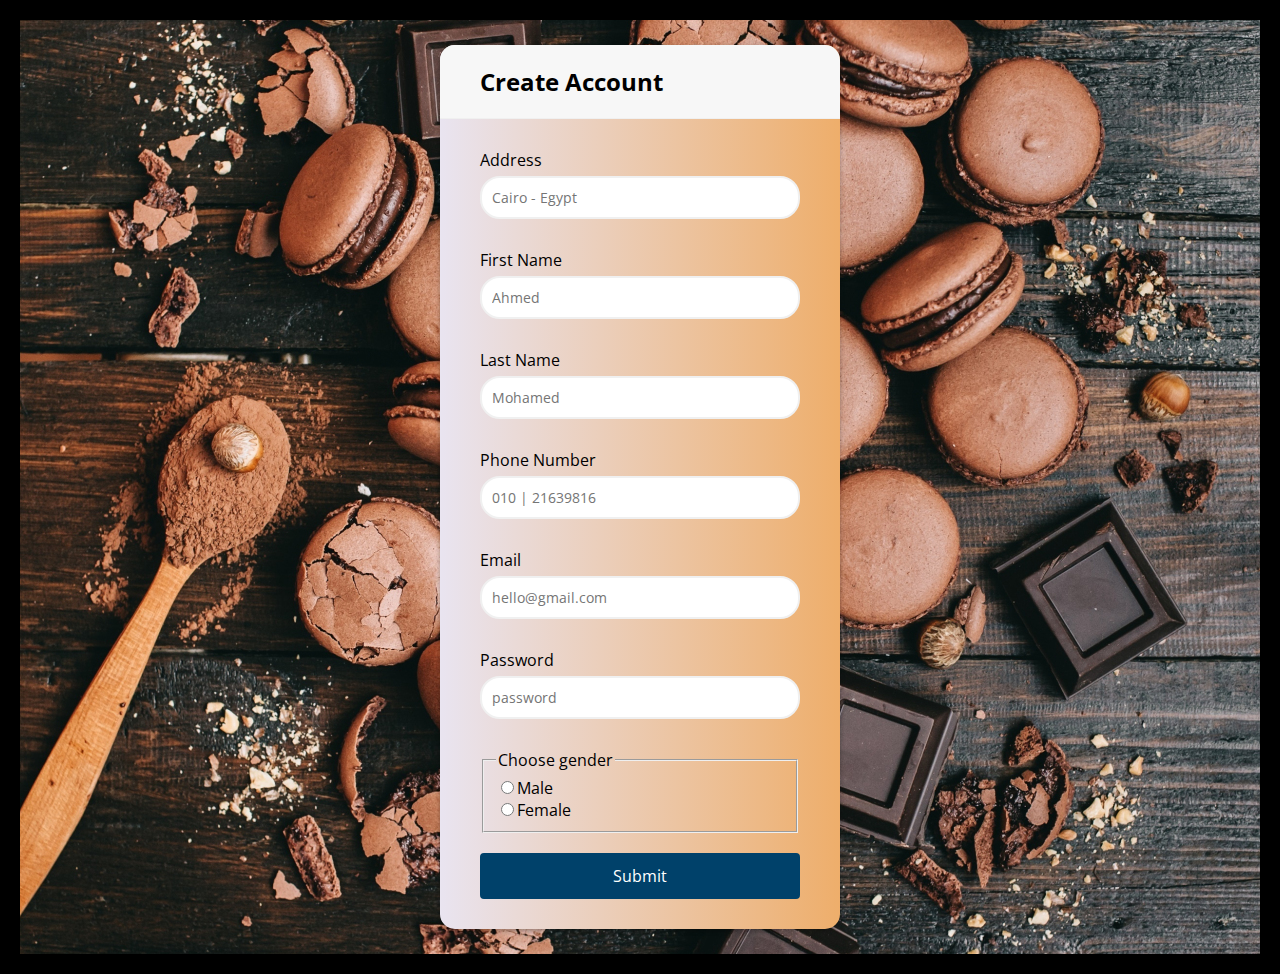
<file: form.html>
<!DOCTYPE html>
<html>
<head>
  <title></title>
  <link rel="stylesheet" type="text/css" href="form.css">
    <link rel="stylesheet" type="text/css" href="http://use.fontawesome.com/releases/v5.4.1/css/all.css">
</head>
<body>
  <div class="container">
  <div class="header">
    <h2>Create Account</h2>
  </div>
  <form id="form" class="form" action="index.html" method= "POST" onsubmit="checkInputs()">
    <div class="form-control">
      <label for="username">Address</label>
      <input type="text" placeholder="Cairo - Egypt" id="username" />
      <i class="fas fa-check-circle"></i>
      <i class="fas fa-exclamation-circle"></i>
      <small>Error message</small>
    </div>
    <div class="form-control">
      <label for="firstname">First Name</label>
      <input type="text" placeholder="Ahmed" id="firstname" />
      <i class="fas fa-check-circle"></i>
      <i class="fas fa-exclamation-circle"></i>
      <small>Error message</small>
    </div>
    <div class="form-control">
      <label for="lastname">Last Name</label>
      <input type="text" placeholder="Mohamed" id="lastname" />
      <i class="fas fa-check-circle"></i>
      <i class="fas fa-exclamation-circle"></i>
      <small>Error message</small>
    </div>
     <div class="form-control">
      <label for="phonenumber">Phone Number</label>
      <input type="text" placeholder="010 | 21639816" id="phonenumber" />
      <i class="fas fa-check-circle"></i>
      <i class="fas fa-exclamation-circle"></i>
      <small>Error message</small>
    </div>
    <div class="form-control">
      <label for="username">Email</label>
      <input type="email" placeholder="hello@gmail.com" id="email" />
      <i class="fas fa-check-circle"></i>
      <i class="fas fa-exclamation-circle"></i>
      <small>Error message</small>
    </div>
    <div class="form-control">
      <label for="username">Password</label>
      <input type="password" placeholder="password" id="password"/>
      <i class="fas fa-check-circle"></i>
      <i class="fas fa-exclamation-circle"></i>
      <small>Error message</small>
    </div>
    <div class="gender">
        <fieldset class="fieldset">
            <legend>Choose gender</legend>
            <div class="fieldset__container">

                <div class="fieldset__block">
                    <label class="fieldset__label"><input  type="radio" name="gender">Male</label>
                </div>
                
                <div class="fieldset__block">
                     <label class="fieldset__label"><input  type="radio" name="gender">Female</label>
                </div>

            </div>
        </fieldset>
    </div>
    <button onclick="doClick()"> Submit </button>
  </form>
</div>

<script type="text/javascript" src="form.js"></script>
</body>
</html>
</file>
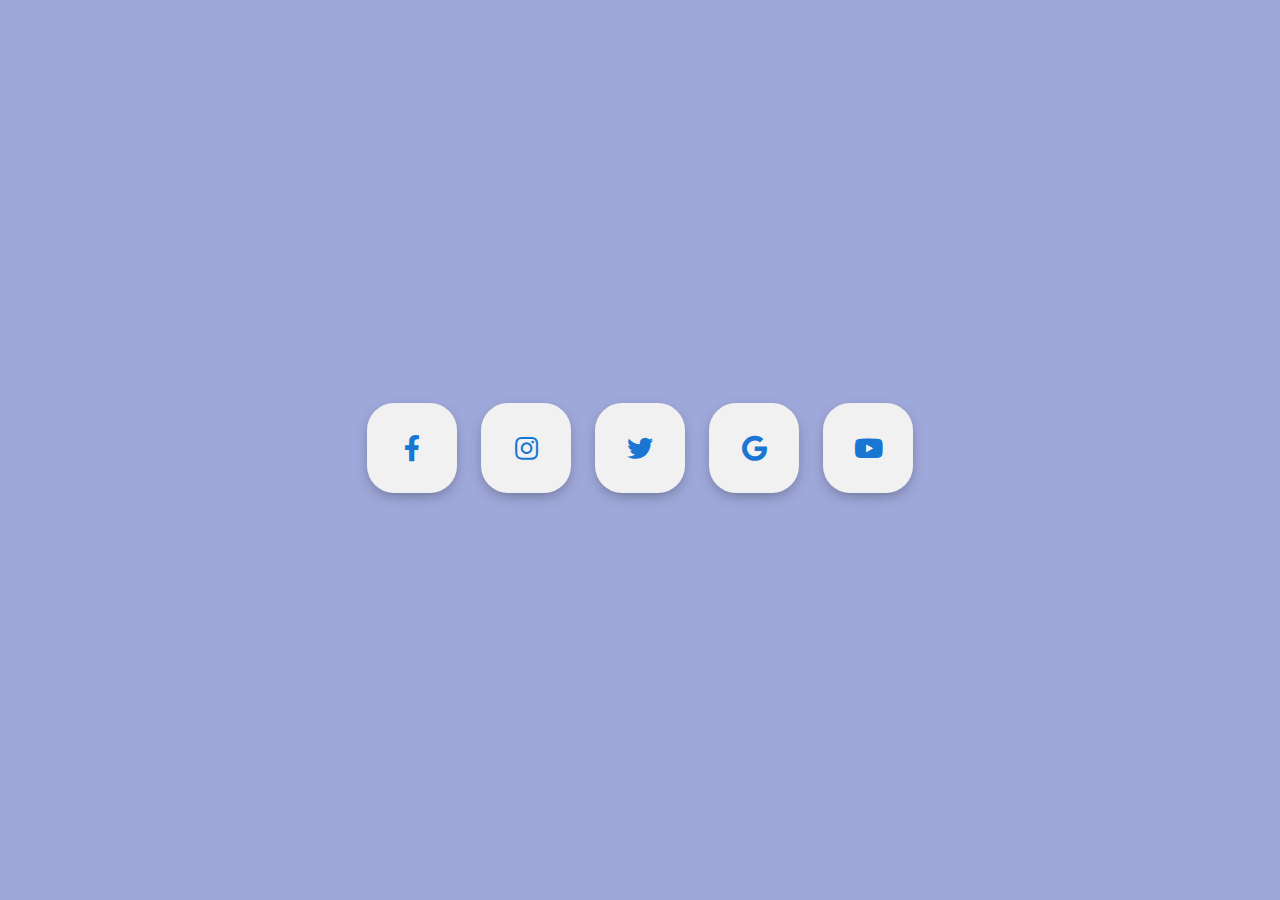
<file: index10.html>
<!DOCTYPE html>
<html>
<head>
	<meta charset="utf-8">
	<link rel="stylesheet" type="text/css" href="index10.css">
	<link rel="stylesheet" type="text/css" href="http://use.fontawesome.com/releases/v5.4.1/css/all.css">
	<title>Contact Us</title>
</head>
<body>
<div class="middle">
	<a class="btn" href="https://www.facebook.com/" target="_blank">
		 <i class="fab fa-facebook-f"></i>
	</a>
	<a class="btn" href="https://www.instagram.com/" target="_blank">
		 <i class="fab fa-instagram"></i>
	</a>
	<a class="btn" href="https://www.twitter.com/" target="_blank">
		 <i class="fab fa-twitter"></i>
	</a>
	<a class="btn" href="https://www.google.com/" target="_blank">
		 <i class="fab fa-google"></i>
	</a>
	<a class="btn" href="https://www.youtube.com/" target="_blank">
		 <i class="fab fa-youtube"></i>
	</a>

</div>
</body>
</html>
</file>
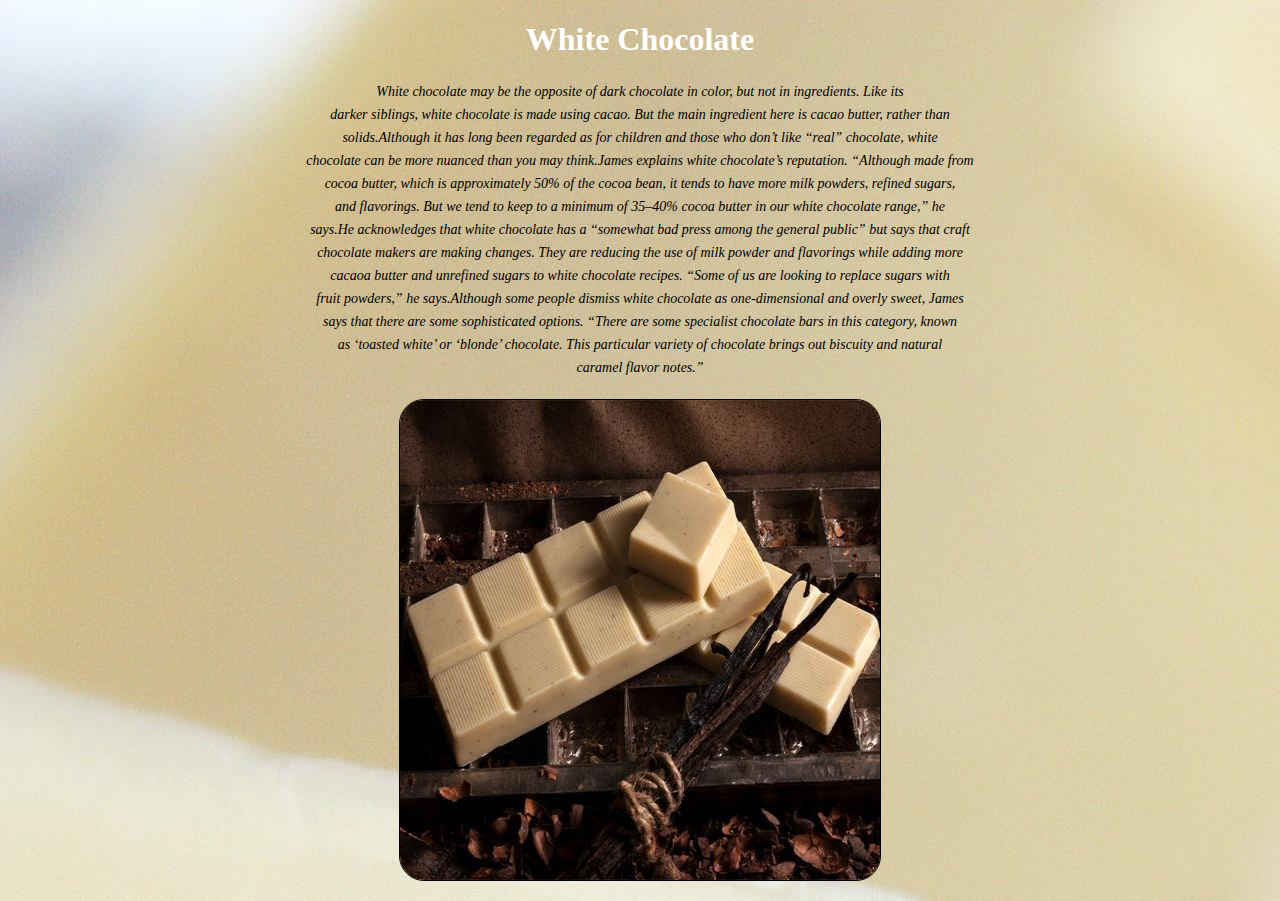
<file: index2.html>
<!DOCTYPE html>
<html>
<head>
	<title>white chocolate</title>
    <link rel="stylesheet" type="text/css" href="index2.css">
</head>
<body>
	
 <div class="choc"><h1 style="color: white; text-align: center;">White Chocolate</h1>
           <p class="chh">
	White chocolate may be the opposite of dark chocolate in color, but not in ingredients. Like its <br>darker siblings, white chocolate is made using cacao. But the main ingredient here is cacao butter, rather than <br>solids.Although it has long been regarded as for children and those who don’t like “real” chocolate, white <br>chocolate can be more nuanced than you may think.James explains white chocolate’s reputation. “Although made from <br>cocoa butter, which is approximately 50% of the cocoa bean, it tends to have more milk powders, refined sugars, <br>and flavorings. But we tend to keep to a minimum of 35–40% cocoa butter in our white chocolate range,” he <br>says.He acknowledges that white chocolate has a “somewhat bad press among the general public” but says that craft <br>chocolate makers are making changes. They are reducing the use of milk powder and flavorings while adding more <br>cacaoa butter and unrefined sugars to white chocolate recipes. “Some of us are looking to replace sugars with <br>fruit powders,” he says.Although some people dismiss white chocolate as one-dimensional and overly sweet, James <br>says that there are some sophisticated options. “There are some specialist chocolate bars in this category, known <br>as ‘toasted white’ or ‘blonde’ chocolate. This particular variety of chocolate brings out biscuity and natural<br> caramel flavor notes.”
          </div>

 <div class="choc22">
     
     
		<img src="white.jpg">
	</div>
	
</body>
</html>
</file>
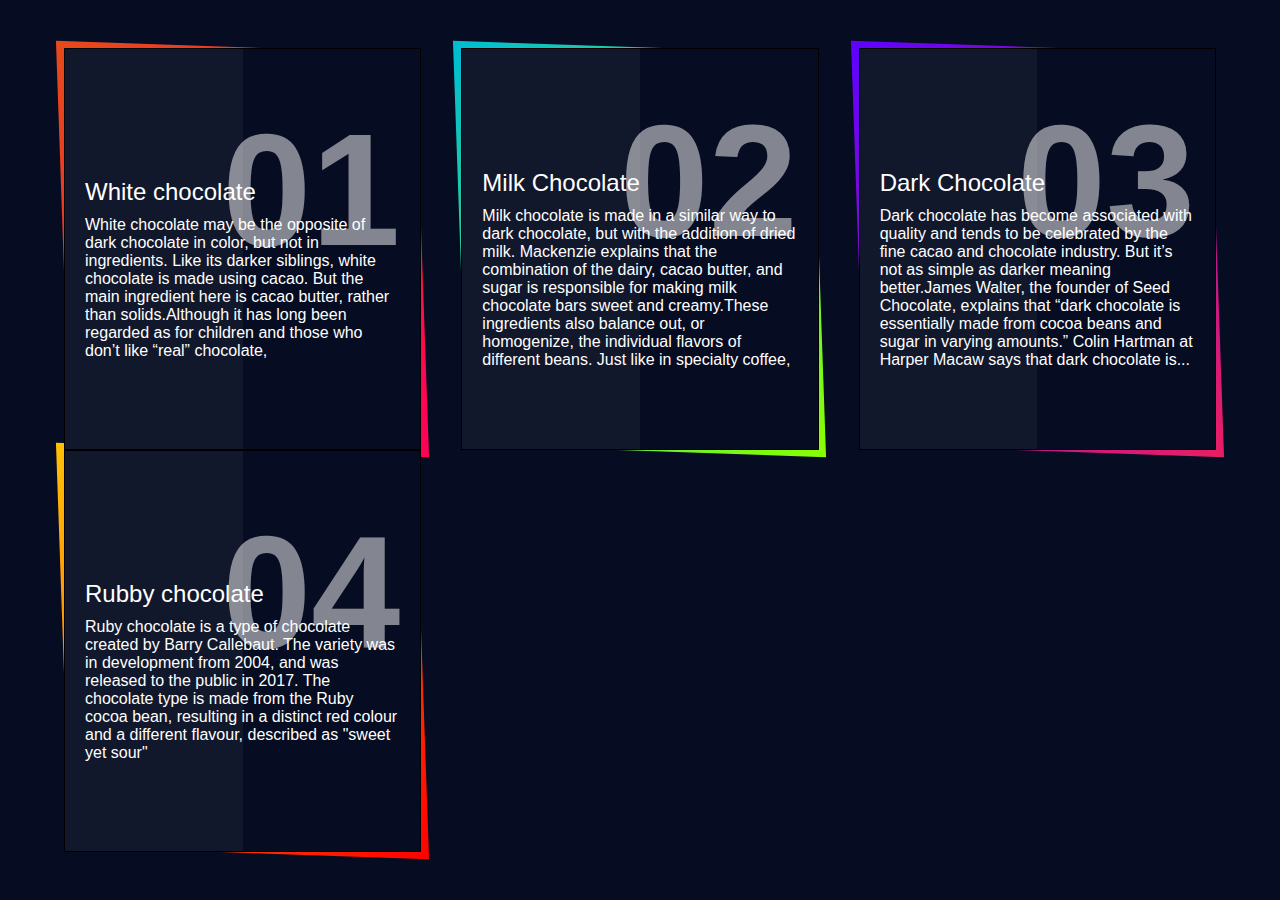
<file: index3.html>
<!DOCTYPE html>
<html>
<head>
	<meta charset="utf-8">
	<title></title>
	<link rel="stylesheet" type="text/css" href="index3.css">
</head>
<body>
	<div class="container">
		<div class="box">
			<div class="content">
				<h2>01</h2>
				<h3>White chocolate</h3>
				<p>White chocolate may be the opposite of dark chocolate in color, but not in ingredients. Like its darker siblings, white chocolate is made using cacao. But the main ingredient here is cacao butter, rather than solids.Although it has long been regarded as for children and those who don’t like “real” chocolate, </p>

<a href="index2.html">Read More</a>
			</div>
		</div>
		<div class="box">
			<div class="content">
				<h2>02</h2>
				<h3>Milk Chocolate</h3>
				<p>Milk chocolate is made in a similar way to dark chocolate, but with the addition of dried milk. Mackenzie explains that the combination of the dairy, cacao butter, and sugar is responsible for making milk chocolate bars sweet and creamy.These ingredients also balance out, or homogenize, the individual flavors of different beans. Just like in specialty coffee, </p>

<a href="index5milk.html">Read More</a>
			</div>
		</div>
		<div class="box">
			<div class="content">
				<h2>03</h2>
				<h3>Dark Chocolate</h3>
				<p>Dark chocolate has become associated with quality and tends to be celebrated by the fine cacao and chocolate industry. But it’s not as simple as darker meaning better.James Walter, the founder of Seed Chocolate, explains that “dark chocolate is essentially made from cocoa beans and sugar in varying amounts.” Colin Hartman at Harper Macaw says that dark chocolate is... </p>
<a href="index4.html">Read More</a>
			</div>
		</div>
			<div class="box">
			<div class="content">
				<h2>04</h2>
				<h3>Rubby chocolate</h3>
				<p>Ruby chocolate is a type of chocolate created by Barry Callebaut. The variety was in development from 2004, and was released to the public in 2017. The chocolate type is made from the Ruby cocoa bean, resulting in a distinct red colour and a different flavour, described as "sweet yet sour"</p>

<a href="index6.html">Read More</a>
			</div>
		</div>
	</div>

</body>
</html>
</file>
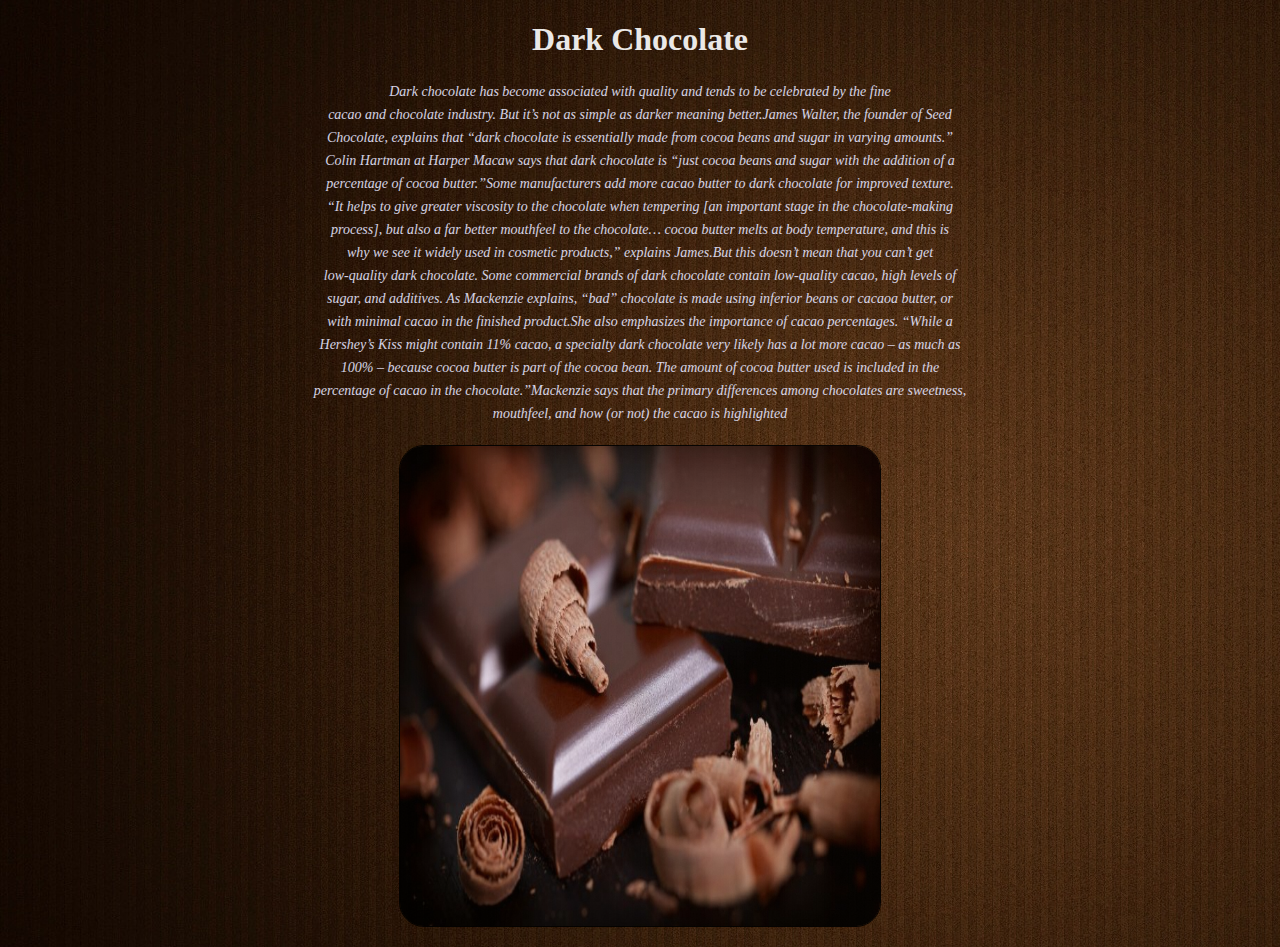
<file: index4.html>
<!DOCTYPE html>
<html>
<head>
	<title>Dark chocolate</title>
    <link rel="stylesheet" type="text/css" href="index4.css">
</head>
<body>
 <div class="choc"><h1 style="color: white; text-align: center;">Dark Chocolate</h1>
           <p class="chh">Dark chocolate has become associated with quality and tends to be celebrated by the fine <br>cacao and chocolate industry. But it’s not as simple as darker meaning better.James Walter, the founder of Seed <br>Chocolate, explains that “dark chocolate is essentially made from cocoa beans and sugar in varying amounts.” 
           	<br>Colin Hartman at Harper Macaw says that dark chocolate is “just cocoa beans and sugar with the addition of a <br>percentage of cocoa butter.”Some manufacturers add more cacao butter to dark chocolate for improved texture. <br>“It helps to give greater viscosity to the chocolate when tempering [an important stage in the chocolate-making <br>process], but also a far better mouthfeel to the chocolate… cocoa butter melts at body temperature, and this is <br>why we see it widely used in cosmetic products,” explains James.But this doesn’t mean that you can’t get <br>low-quality dark chocolate. Some commercial brands of dark chocolate contain low-quality cacao, high levels of <br>sugar, and additives. As Mackenzie explains, “bad” chocolate is made using inferior beans or cacaoa butter, or <br>with minimal cacao in the finished product.She also emphasizes the importance of cacao percentages. “While a <br>Hershey’s Kiss might contain 11% cacao, a specialty dark chocolate very likely has a lot more cacao – as much as <br>100% – because cocoa butter is part of the cocoa bean. The amount of cocoa butter used is included in the <br>percentage of cacao in the chocolate.”Mackenzie says that the primary differences among chocolates are sweetness, <br>mouthfeel, and how (or not) the cacao is highlighted
                  </p>
          </div>

 <div class="choc22">
     
     
		<img src="dark4.jpg">
	</div>
	
</body>
</html>
</file>
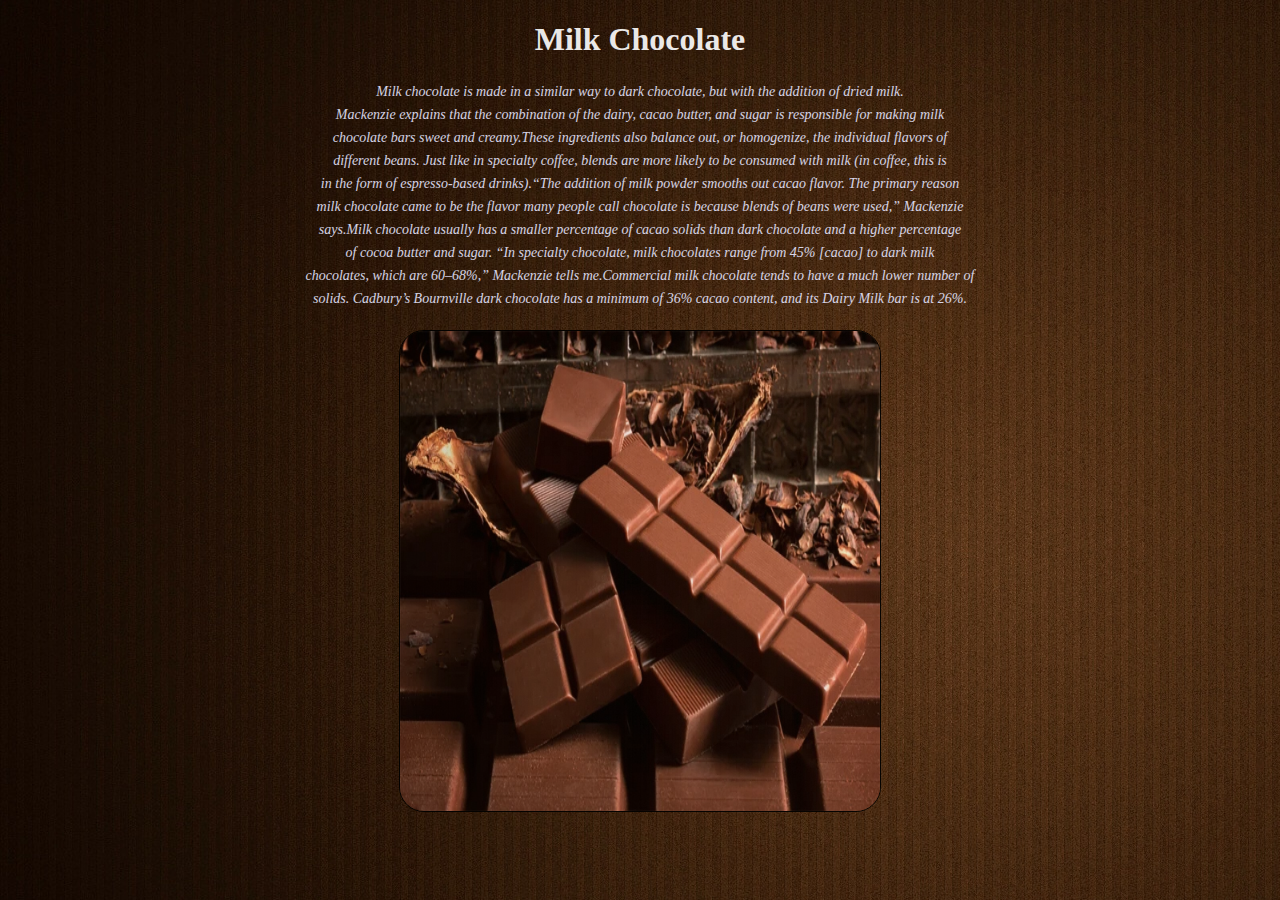
<file: index5milk.html>
<!DOCTYPE html>
<html>
<head>
	<title>Milk chocolate</title>
    <link rel="stylesheet" type="text/css" href="index4.css">
</head>
<body>
 <div class="choc"><h1 style="color: white; text-align: center;">Milk Chocolate</h1>
           <p class="chh">Milk chocolate is made in a similar way to dark chocolate, but with the addition of dried milk. <br>Mackenzie explains that the combination of the dairy, cacao butter, and sugar is responsible for making milk <br>chocolate bars sweet and creamy.These ingredients also balance out, or homogenize, the individual flavors of <br>different beans. Just like in specialty coffee, blends are more likely to be consumed with milk (in coffee, this is<br> in the form of espresso-based drinks).“The addition of milk powder smooths out cacao flavor. The primary reason <br>milk chocolate came to be the flavor many people call chocolate is because blends of beans were used,” Mackenzie <br>says.Milk chocolate usually has a smaller percentage of cacao solids than dark chocolate and a higher percentage <br>of cocoa butter and sugar. “In specialty chocolate, milk chocolates range from 45% [cacao] to dark milk<br> chocolates, which are 60–68%,” Mackenzie tells me.Commercial milk chocolate tends to have a much lower number of<br> solids. Cadbury’s Bournville dark chocolate has a minimum of 36% cacao content, and its Dairy Milk bar is at 26%.<br>
                  </p>
          </div>

 <div class="choc22">
     
     
		<img src="milkkkk.jpg">
	</div>
	
</body>
</html>
</file>
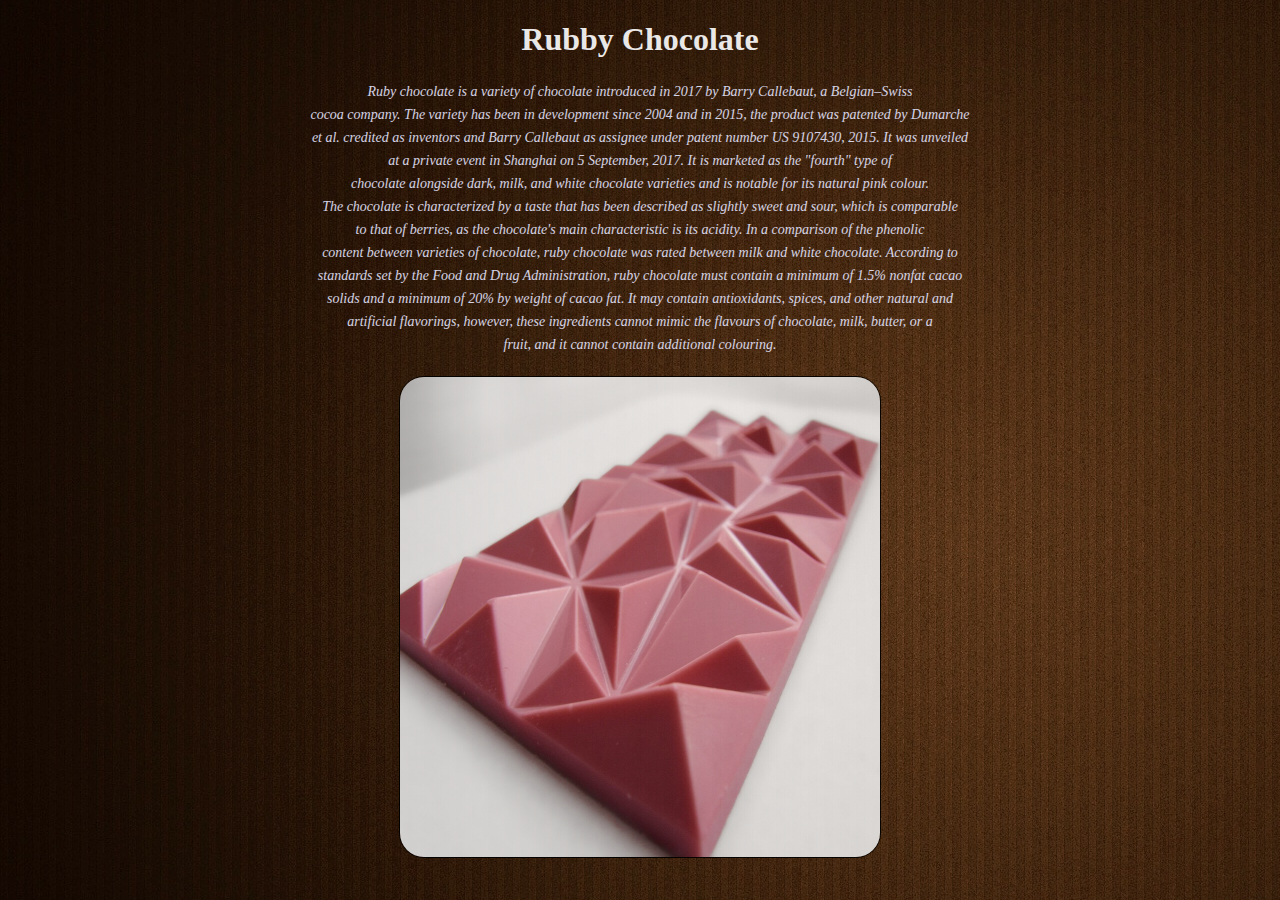
<file: index6.html>
<!DOCTYPE html>
<html>
<head>
	<title>Rubby chocolate</title>
    <link rel="stylesheet" type="text/css" href="index4.css">
</head>
<body>
 <div class="choc"><h1 style="color: white; text-align: center;">Rubby Chocolate</h1>
           <p class="chh">Ruby chocolate is a variety of chocolate introduced in 2017 by Barry Callebaut, a Belgian–Swiss <br>cocoa company. The variety has been in development since 2004 and in 2015, the product was patented by Dumarche <br>et al. credited as inventors and Barry Callebaut as assignee under patent number US 9107430, 2015. It was unveiled<br> at a private event in Shanghai on 5 September, 2017. It is marketed as the "fourth" type of <br>chocolate alongside dark, milk, and white chocolate varieties and is notable for its natural pink colour.<br>
           The chocolate is characterized by a taste that has been described as slightly sweet and sour, which is comparable <br>to that of berries, as the chocolate's main characteristic is its acidity. In a comparison of the phenolic<br> content between varieties of chocolate, ruby chocolate was rated between milk and white chocolate. According to <br> standards set by the Food and Drug Administration, ruby chocolate must contain a minimum of 1.5% nonfat cacao <br>solids and a minimum of 20% by weight of cacao fat. It may contain antioxidants, spices, and other natural and <br>artificial flavorings, however, these ingredients cannot mimic the flavours of chocolate, milk, butter, or a <br>fruit, and it cannot contain additional colouring. 
          </div>

 <div class="choc22">
     
     
		<img src="rubby.jpg">
	</div>
	
</body>
</html>
</file>
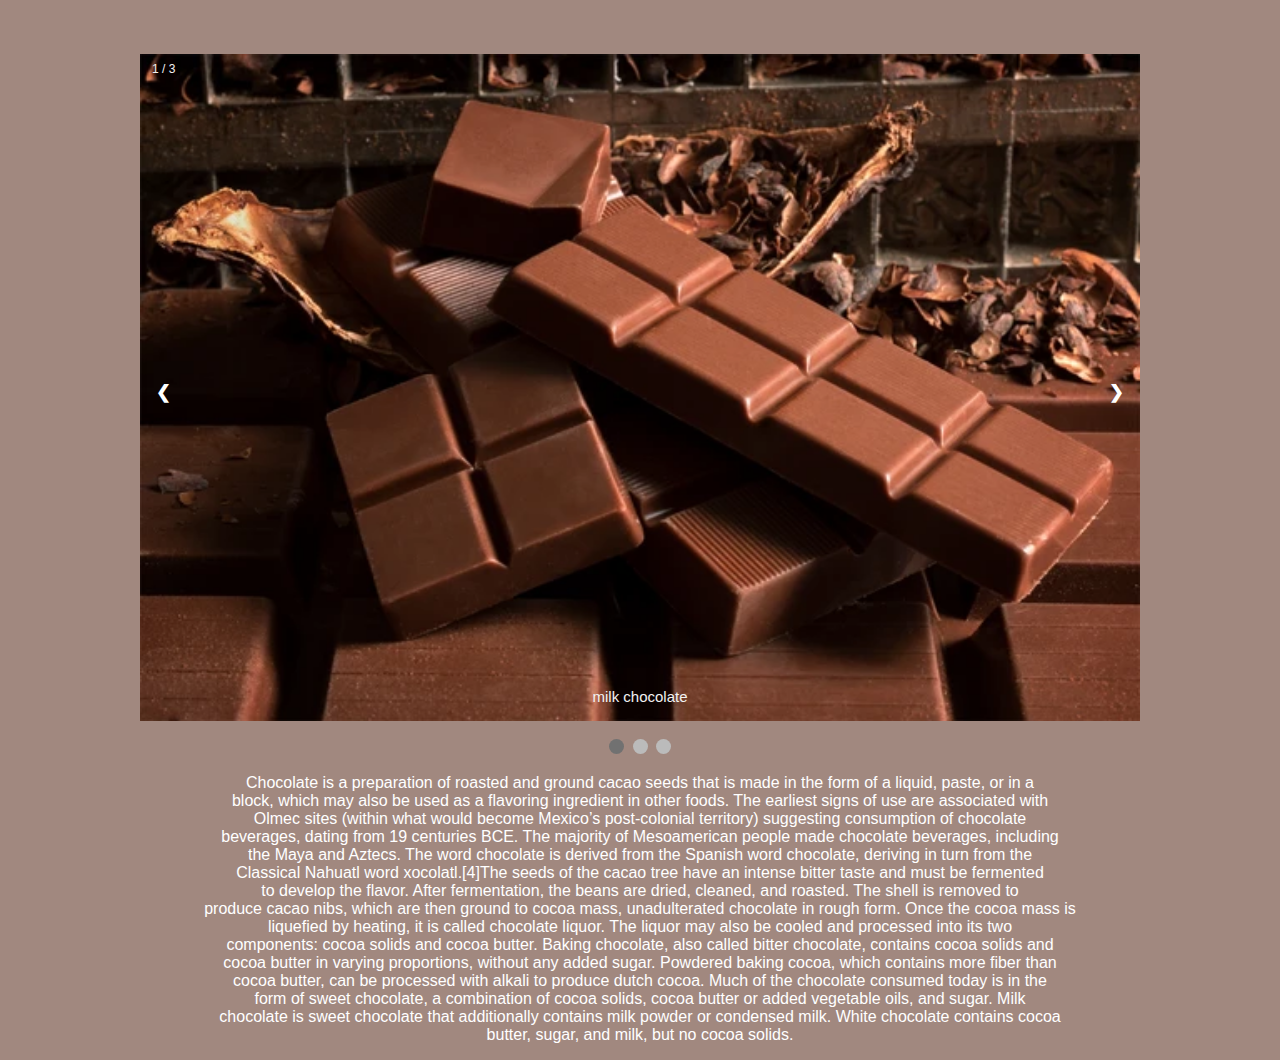
<file: index8.html>
<!DOCTYPE html>
<html>
<head>
<meta name="viewport" content="width=device-width, initial-scale=1">
<style>
* {box-sizing: border-box}
body {  background: #a1887f;
  font-family: Verdana, sans-serif; margin:0}
.mySlides {display: none}
img {vertical-align: middle;}

/* Slideshow container */
.slideshow-container {
  max-width: 1000px;
  position: relative;
  margin: auto;
}

/* Next & previous buttons */
.prev, .next {
  cursor: pointer;
  position: absolute;
  top: 50%;
  width: auto;
  padding: 16px;
  margin-top: -22px;
  color: white;
  font-weight: bold;
  font-size: 18px;
  transition: 0.6s ease;
  border-radius: 0 3px 3px 0;
  user-select: none;
}

/* Position the "next button" to the right */
.next {
  right: 0;
  border-radius: 3px 0 0 3px;
}

/* On hover, add a black background color with a little bit see-through */
.prev:hover, .next:hover {
  background-color: rgba(0,0,0,0.8);
}

/* Caption text */
.text {
  color: #f2f2f2;
  font-size: 15px;
  padding: 8px 12px;
  position: absolute;
  bottom: 8px;
  width: 100%;
  text-align: center;
}

/* Number text (1/3 etc) */
.numbertext {
  color: #f2f2f2;
  font-size: 12px;
  padding: 8px 12px;
  position: absolute;
  top: 0;
}

/* The dots/bullets/indicators */
.dot {
  cursor: pointer;
  height: 15px;
  width: 15px;
  margin: 0 2px;
  background-color: #bbb;
  border-radius: 50%;
  display: inline-block;
  transition: background-color 0.6s ease;
}

.active, .dot:hover {
  background-color: #717171;
}

/* Fading animation */
.fade {
  -webkit-animation-name: fade;
  -webkit-animation-duration: 1.5s;
  animation-name: fade;
  animation-duration: 1.5s;
}

@-webkit-keyframes fade {
  from {opacity: .4} 
  to {opacity: 1}
}

@keyframes fade {
  from {opacity: .4} 
  to {opacity: 1}
}

/* On smaller screens, decrease text size */
@media only screen and (max-width: 300px) {
  .prev, .next,.text {font-size: 11px}
}
</style>
</head>
<body>
<br><br><br><div class="slideshow-container">

<div class="mySlides fade">
  <div class="numbertext">1 / 3</div>
  <img src="milkkkk.jpg" style="width:100%">
  <div class="text">milk chocolate</div>
</div>

<div class="mySlides fade">
  <div class="numbertext">2 / 3</div>
  <img src="wwwwwww.jpg" style="width:100%">
  <div class="text">white Chocolate</div>
</div>

<div class="mySlides fade">
  <div class="numbertext">3 / 3</div>
  <img src="dark4.jpg" style="width:100%">
  <div class="text">Dark chocolate</div>
</div>

<a class="prev" onclick="plusSlides(-1)">&#10094;</a>
<a class="next" onclick="plusSlides(1)">&#10095;</a>

</div>
<br>

<div style="text-align:center">
  <span class="dot" onclick="currentSlide(1)"></span> 
  <span class="dot" onclick="currentSlide(2)"></span> 
  <span class="dot" onclick="currentSlide(3)"></span> 
</div>
<div style="color: white; text-align: center; text-shadow: 2px solid gray;" class="history">
  <p>
        Chocolate is a preparation of roasted and ground cacao seeds that is made in the form of a liquid, paste, or in a <br>block, which may also be used as a flavoring ingredient in other foods. The earliest signs of use are associated with <br>Olmec sites (within what would become Mexico’s post-colonial territory) suggesting consumption of chocolate<br> beverages, dating from 19 centuries BCE. The majority of Mesoamerican people made chocolate beverages, including <br>the Maya and Aztecs. The word chocolate is derived from the Spanish word chocolate, deriving in turn from the <br>Classical Nahuatl word xocolatl.[4]The seeds of the cacao tree have an intense bitter taste and must be fermented <br>to develop the flavor. After fermentation, the beans are dried, cleaned, and roasted. The shell is removed to<br> produce cacao nibs, which are then ground to cocoa mass, unadulterated chocolate in rough form. Once the cocoa mass is <br>liquefied by heating, it is called chocolate liquor. The liquor may also be cooled and processed into its two <br>components: cocoa solids and cocoa butter. Baking chocolate, also called bitter chocolate, contains cocoa solids and <br>cocoa butter in varying proportions, without any added sugar. Powdered baking cocoa, which contains more fiber than<br> cocoa butter, can be processed with alkali to produce dutch cocoa. Much of the chocolate consumed today is in the <br>form of sweet chocolate, a combination of cocoa solids, cocoa butter or added vegetable oils, and sugar. Milk <br>chocolate is sweet chocolate that additionally contains milk powder or condensed milk. White chocolate contains cocoa <br>butter, sugar, and milk, but no cocoa solids.
      </p>
  </div>
<script>
var slideIndex = 1;
showSlides(slideIndex);

function plusSlides(n) {
  showSlides(slideIndex += n);
}

function currentSlide(n) {
  showSlides(slideIndex = n);
}

function showSlides(n) {
  var i;
  var slides = document.getElementsByClassName("mySlides");
  var dots = document.getElementsByClassName("dot");
  if (n > slides.length) {slideIndex = 1}    
  if (n < 1) {slideIndex = slides.length}
  for (i = 0; i < slides.length; i++) {
      slides[i].style.display = "none";  
  }
  for (i = 0; i < dots.length; i++) {
      dots[i].className = dots[i].className.replace(" active", "");
  }
  slides[slideIndex-1].style.display = "block";  
  dots[slideIndex-1].className += " active";
}
</script>

</body>
</html>
</file>
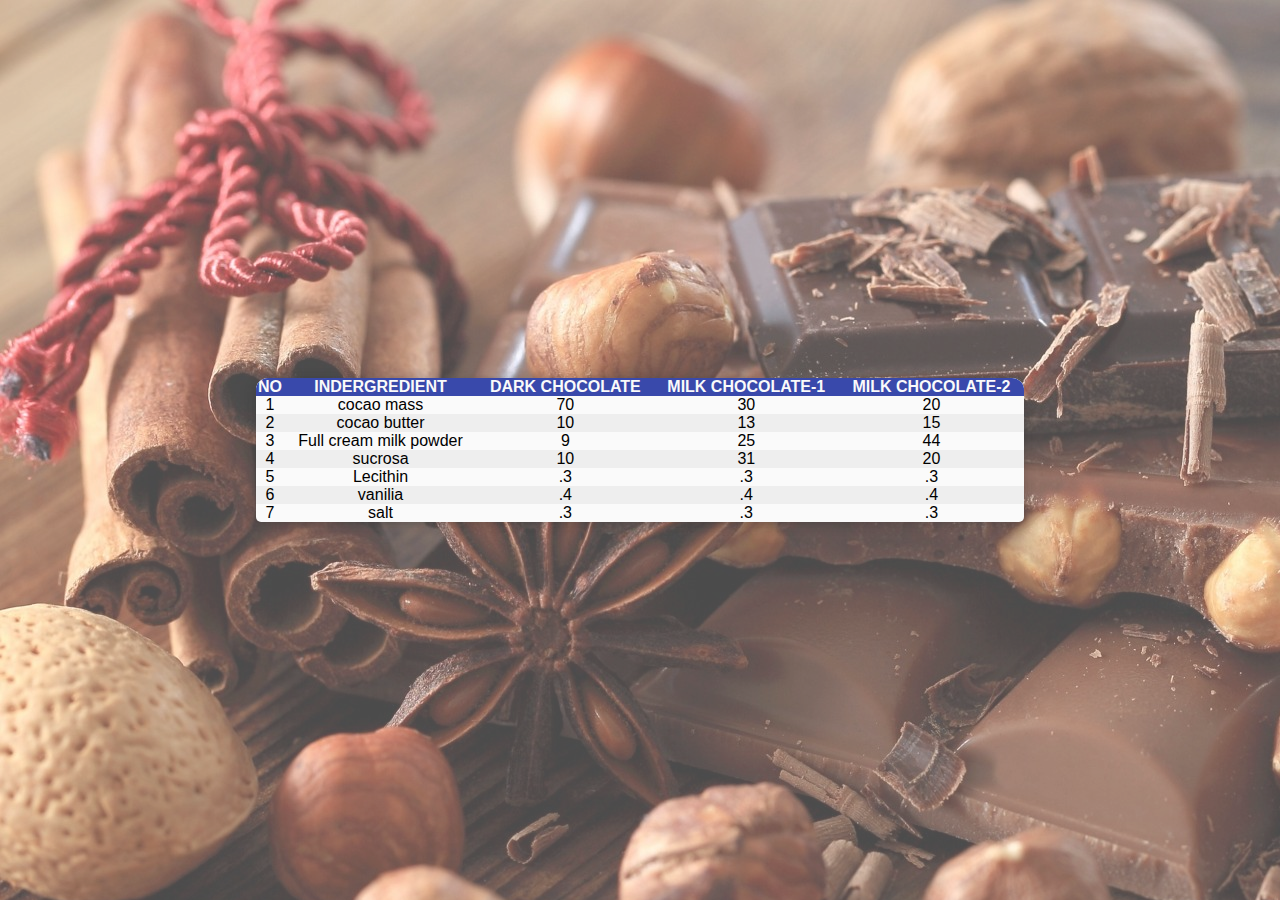
<file: index9.html>
<!DOCTYPE html>
<html>
<head>
  <link rel="stylesheet" type="text/css" href="index9.css">
  <title>Table of Contents</title>
</head>
<body>
<div class="filter">
  
</div>
<table >
  <tr>
     <th>No</th>
     <th>Indergredient</th>
     <th>dark chocolate</th>
     <th>Milk chocolate-1</th> 
     <th>Milk chocolate-2</th>
  </tr>
  <tr>
   <td>1</td>
   <td>cocao mass</td>
   <td>70</td>
    <td>30</td>
    <td>20</td>
  </tr>
<tr>
   <td>2</td>
   <td>cocao butter</td>
   <td>10</td>
    <td>13</td>
    <td>15</td>
  </tr>
  <tr>
   <td>3</td>
   <td>Full cream milk powder</td>
   <td>9</td>
    <td>25</td>
    <td>44</td>
  </tr>
  <tr>
   <td>4</td>
   <td>sucrosa</td>
   <td>10</td>
    <td>31</td>
    <td>20</td>
  </tr>
  <tr>
   <td>5</td>
   <td>Lecithin</td>
   <td>.3</td>
    <td>.3</td>
    <td>.3</td>
  </tr>
  <tr>
   <td>6</td>
   <td>vanilia</td>
   <td>.4</td>
    <td>.4</td>
    <td>.4</td>
  </tr>
  <tr>
   <td>7</td>
   <td>salt</td>
   <td>.3</td>
    <td>.3</td>
    <td>.3</td>
  </tr>
</table>

</body>
</html>
</file>
<file: index10.css>
body{
	padding: 0;
	margin: 0;
	background-color: #9fa8da;
}
.middle{
	position: absolute;
	top: 50%;
	transform: translateY(-50%);
	width: 100%;
	text-align: center;
}
.btn{
	display: inline-block;
	width: 90px;
	height: 90px;
	background: #f1f1f1;
	margin: 10px;
	border-radius: 30%;
	box-shadow: 0 5px 15px -5px #00000070;
	color: #1976d2;
	overflow: hidden;
	position: relative; 	
}
.btn i{
	line-height: 90px;
	font-size: 26px;
	transition: 0.2s linear;
}
.btn:hover i{
	transform: scale(1.3);
	color: #f1f1f1;
}
.btn::before{
	content:"";
	position: absolute;
	width: 120%;
	height: 120%;
	background: #1976d2;
	transform: rotate(45deg);
	left: -110%;
	top: 90%;
}
.btn:hover::before{
	animation: aaa 0.7s 1;
	top: -10%;
	left: -10%;
}
@keyframes aaa {
0% {
left: -110%;
	top: 90%;
}
50% {
left: 10%;
	top: -30%;
}
100%{
	left : -10%;
	top : -10%;
}
}
</file>
<file: index2.css>
body{
	position: cover;
	background-image: url(white1.jpg);
     
	}

p {
     
    font: normal italic 14px/23px Georgia, serif;
 	display: block;
	text-align: center;
    color:	#000000;
    
}
img{
	border: 1px solid black;
     border-radius: 20%;
	margin: 20px auto;
	border-radius: 25px ; 
	width: 480px;
	height: 480px;
	display: block;
	text-align: center;
	
}

img:hover {
  box-shadow: 5px 4px 4px 3px gray;
}
</file>
<file: index3.css>
@import url('https://fonts.googleleapis.com/css?family=proppins:100,200,300,400,500,600,700,800,900');
body{
	margin: 0;
	padding: 0;
	display: flex;
	justify-content: center;
	align-items: center;
	min-height: 100vh;
	background-color: #060c21;
	font-family: 'poppins', sans-serif;	 
}
.container{
	position: relative;
	width: 90%;
	display: grid;
	grid-template-columns: repeat(auto-fill, minmax(260px, 1fr));
    grid-template-rows: auto;
    grid-gap: 0 40px;
}

.container .box{
	position: relative;
	height: 400px;
	background: #060c21;
	display: flex;
	justify-content: center;
	align-items: center;
	border: 1px solid #000;
}
.container .box:after{
content: '';
position: absolute;
top: 0;
left: 0;
width: 50%;
height: 100%;
background: rgba(255,255,255,0.05);
pointer-events: none;
}
.content{
	position: relative;
	padding: 20px;
    transform: translateY(40px);
}

.box .content h2{
	position: absolute;
	top: -60px;
	right: 20px;
	margin: 0;
	padding: 0;
	font-size: 10em;
	color: rgba(255,255,255,.5);
	transition: .5s;
}
.box:hover .content h2{
	top: -140px;
}

.box .content h3{
    margin: 0 0 10px;
    padding: 0;
    font-size: 24px;
    font-weight: 500;
    color: #fff;

}
.box .content p{
	margin: 0;
	padding: 0;
	color: #fff;
	font-size: 16px;
}
.box .content a{
position: relative;
margin: 0;
padding: 10px 20px;
text-decoration: none;
border: 1px solid #fff;
display:inline-block;
color: #fff;
transition: .5s;
transform: translateY(-40px);
opacity: 0;
visibility: hidden;
}

.box:hover .content a{
	transform: translateY(0);
opacity: 1;
visibility: visible;

}
.box .content a:hover{
	color: #000;
	background: #fff;
}
.container .box:before{
	content: '';
	position: absolute;
	top: -2px;
	left: -2px;
	right: -2px;
	bottom:-2px;
	background: #fff;
    transform: skew(2deg,2deg);
	z-index: -1;
}

.container .box:nth-child(1):before{
	background: linear-gradient(315deg,#ff0057,#e64a19);
}
.container .box:nth-child(2):before{
	background: linear-gradient(315deg,#89ff00,#00bcd4);
}
.container .box:nth-child(3):before{
	background: linear-gradient(315deg,#e91e63,#5d02ff);
}
.container .box:nth-child(4):before{
	background: linear-gradient(315deg,#ff0000,#ffc107);
}
</file>
<file: index4.css>
body{
	position: cover;
	opacity: .9;
	background-image: url(brown.jpg);
}

p {
     
    font: normal italic 14px/23px Georgia, serif;
 	display: block;
	text-align: center;
    color:	#e6e6ff;
    
}
img{
	border: 1px solid black;
     border-radius: 20%;
	margin: 20px auto;
	border-radius:25px ; 
	width: 480px;
	height: 480px;
	display: block;
	text-align: center;
	
}

img:hover {
  box-shadow: 5px 4px 4px 3px gray;
}
h1 {
	text-align: center;
}
</file>
<file: index9.css>
@import url('https://fonts.googleapis.com/css2?family=Open+Sans:wght@300&display=swap');

*{
	margin: 0;
	padding: 0;
	outline: 0;
}
.filter{
	position: absolute;
	top: 0;
	left: 0;
	right: 0;
	bottom: 0;
	z-index: 1;
	opacity: .7;
background-image: url(choco9.jpg);
filter: progid:DXImageTransform.Microsoft.gradient(startColorstr="#4c64e9",endColorstr="#5c4ae9",GradientType=1); ; 
}
table {
	position: absolute;
	z-index: 2;
	left: 50%;
	top: 50%;
	transform: translate(-50%,-50%);
	width: 60%;
    border-collapse: collapse;
    border-spacing: 0;
    border-radius: 12px 12px 5px 5px;
    overflow: hidden;
    box-shadow: 0 2px 12px rgba(32,32,32,.3); 
	background: #fafafa;
	text-align: center;

}
th,td{
	padding: 20px, 20px;
}

th{
	height: 5px;
	color: #fafafa;
	background:#3949ab;
	text-transform: uppercase;
	font-family: 'roboto',sans-serif;
}
td{
		font-family: 'Open-sans' ,sans-serif;
}
tr:nth-child(odd){
	background-color: #eeeeee;

}
</file>
<file: form.css>
@import url('https://fonts.googleapis.com/css?family=Muli&display=swap');
@import url('https://fonts.googleapis.com/css?family=Open+Sans:400,500&display=swap');
@import url('https://fontawesome.com/icons?d=gallery');
* {
  box-sizing: border-box;
}

body {
  border: 20px solid black;
  padding: 25px;
  background: url(choco8.jpg);
  background-repeat: no-repeat;
  background-size: cover;
  font-family: 'Open Sans', sans-serif;
  display: flex;
  align-items: center;
  justify-content: center;
  min-height: 100vh;
  margin: 0;
}

.container {
    background: #EEAE6B;  
  background: -webkit-linear-gradient(to right, #E9E4F0, #EEAE6B);  
  background: linear-gradient(to right, #E9E4F0, #EEAE6B); 
  border-radius: 15px;
  box-shadow: 0 2px 5px rgba(0, 0, 0, 0.3);
  overflow: hidden;
  width: 400px;
  max-width: 100%;
}

.header {
  border-bottom: 1px solid #f0f0f0;
  background-color: #f7f7f7;
  padding: 20px 40px;
}

.header h2 {
  margin: 0;
}

.form {
  padding: 30px 40px; 
}

.form-control {
  margin-bottom: 10px;
  padding-bottom: 20px;
  position: relative;
}

.form-control label {
  display: inline-block;
  margin-bottom: 5px;
}

.form-control input {
  border: 2px solid #f0f0f0;
  border-radius: 20px;
  display: block;
  font-family: inherit;
  font-size: 14px;
  padding: 10px;
  width: 100%;
}

.form-control input:focus {
  outline: 0;
  border-color: #777;
}

.form-control.success input {
  border-color: #2ecc71;
}

.form-control.error input {
  border-color: #e74c3c;
}

.form-control i {
  visibility: hidden;
  position: absolute;
  top: 40px;
  right: 10px;
}

.form-control.success i.fa-check-circle {
  color: #2ecc71;
  visibility: visible;
}

.form-control.error i.fa-exclamation-circle {
  color: #e74c3c;
  visibility: visible;
}

.form-control small {
  color: #e74c3c;
  position: absolute;
  bottom: 0;
  left: 0;
  visibility: hidden;
}

.form-control.error small {
  visibility: visible;
}

.form button {
  background: #00416A;  

  border: 2px solid #00416A;
  border-radius: 4px;
  color: #fff;
  display: block;
  font-family: inherit;
  font-size: 16px;
  padding: 10px;
  margin-top: 20px;
  width: 100%;
}
/* SOCIAL PANEL CSS */
.social-panel-container {
  position: fixed;
  right: 0;
  bottom: 80px;
  transform: translateX(100%);
  transition: transform 0.4s ease-in-out;
}

.social-panel-container.visible {
  transform: translateX(-10px);
}

.social-panel { 
  background-color: #fff;
  border-radius: 16px;
  box-shadow: 0 16px 31px -17px rgba(0,31,97,0.6);
  border: 5px solid #001F61;
  display: flex;
  flex-direction: column;
  justify-content: center;
  align-items: center;
  font-family: 'Muli';
  position: relative;
  height: 169px;  
  width: 370px;
  max-width: calc(100% - 10px);
}

.social-panel button.close-btn {
  border: 0;
  color: #97A5CE;
  cursor: pointer;
  font-size: 20px;
  position: absolute;
  top: 5px;
  right: 5px;
}

.social-panel button.close-btn:focus {
  outline: none;
}

.social-panel p {
  background-color: #001F61;
  border-radius: 0 0 10px 10px;
  color: #fff;
  font-size: 14px;
  line-height: 18px;
  padding: 2px 17px 6px;
  position: absolute;
  top: 0;
  left: 50%;
  margin: 0;
  transform: translateX(-50%);
  text-align: center;
  width: 235px;
}

.social-panel p i {
  margin: 0 5px;
}

.social-panel p a {
  color: #FF7500;
  text-decoration: none;
}

.social-panel h4 {
  margin: 20px 0;
  color: #97A5CE; 
  font-family: 'Muli';  
  font-size: 14px;  
  line-height: 18px;
  text-transform: uppercase;
}

.social-panel ul {
  display: flex;
  list-style-type: none;
  padding: 0;
  margin: 0;
}

.social-panel ul li {
  margin: 0 10px;
}

.social-panel ul li a {
  border: 1px solid #DCE1F2;
  border-radius: 50%;
  color: #001F61;
  font-size: 20px;
  display: flex;
  justify-content: center;
  align-items: center;
  height: 50px;
  width: 50px;
  text-decoration: none;
}

.social-panel ul li a:hover {
  border-color: #FF6A00;
  box-shadow: 0 9px 12px -9px #FF6A00;
}

.floating-btn {
  border-radius: 26.5px;
  background-color: #001F61;
  border: 1px solid #001F61;
  box-shadow: 0 16px 22px -17px #03153B;
  color: #fff;
  cursor: pointer;
  font-size: 16px;
  line-height: 20px;
  padding: 12px 20px;
  position: fixed;
  bottom: 20px;
  right: 20px;
  z-index: 999;
}

.floating-btn:hover {
  background-color: #ffffff;
  color: #001F61;
}

.floating-btn:focus {
  outline: none;
}

.floating-text {
  background-color: #001F61;
  border-radius: 10px 10px 0 0;
  color: #fff;
  font-family: 'Muli';
  padding: 7px 15px;
  position: fixed;
  bottom: 0;
  left: 50%;
  transform: translateX(-50%);
  text-align: center;
  z-index: 998;
}

.floating-text a {
  color: #FF7500;
  text-decoration: none;
}

@media screen and (max-width: 480px) {

  .social-panel-container.visible {
    transform: translateX(0px);
  }
  
  .floating-btn {
    right: 10px;
  }
}
</file>
